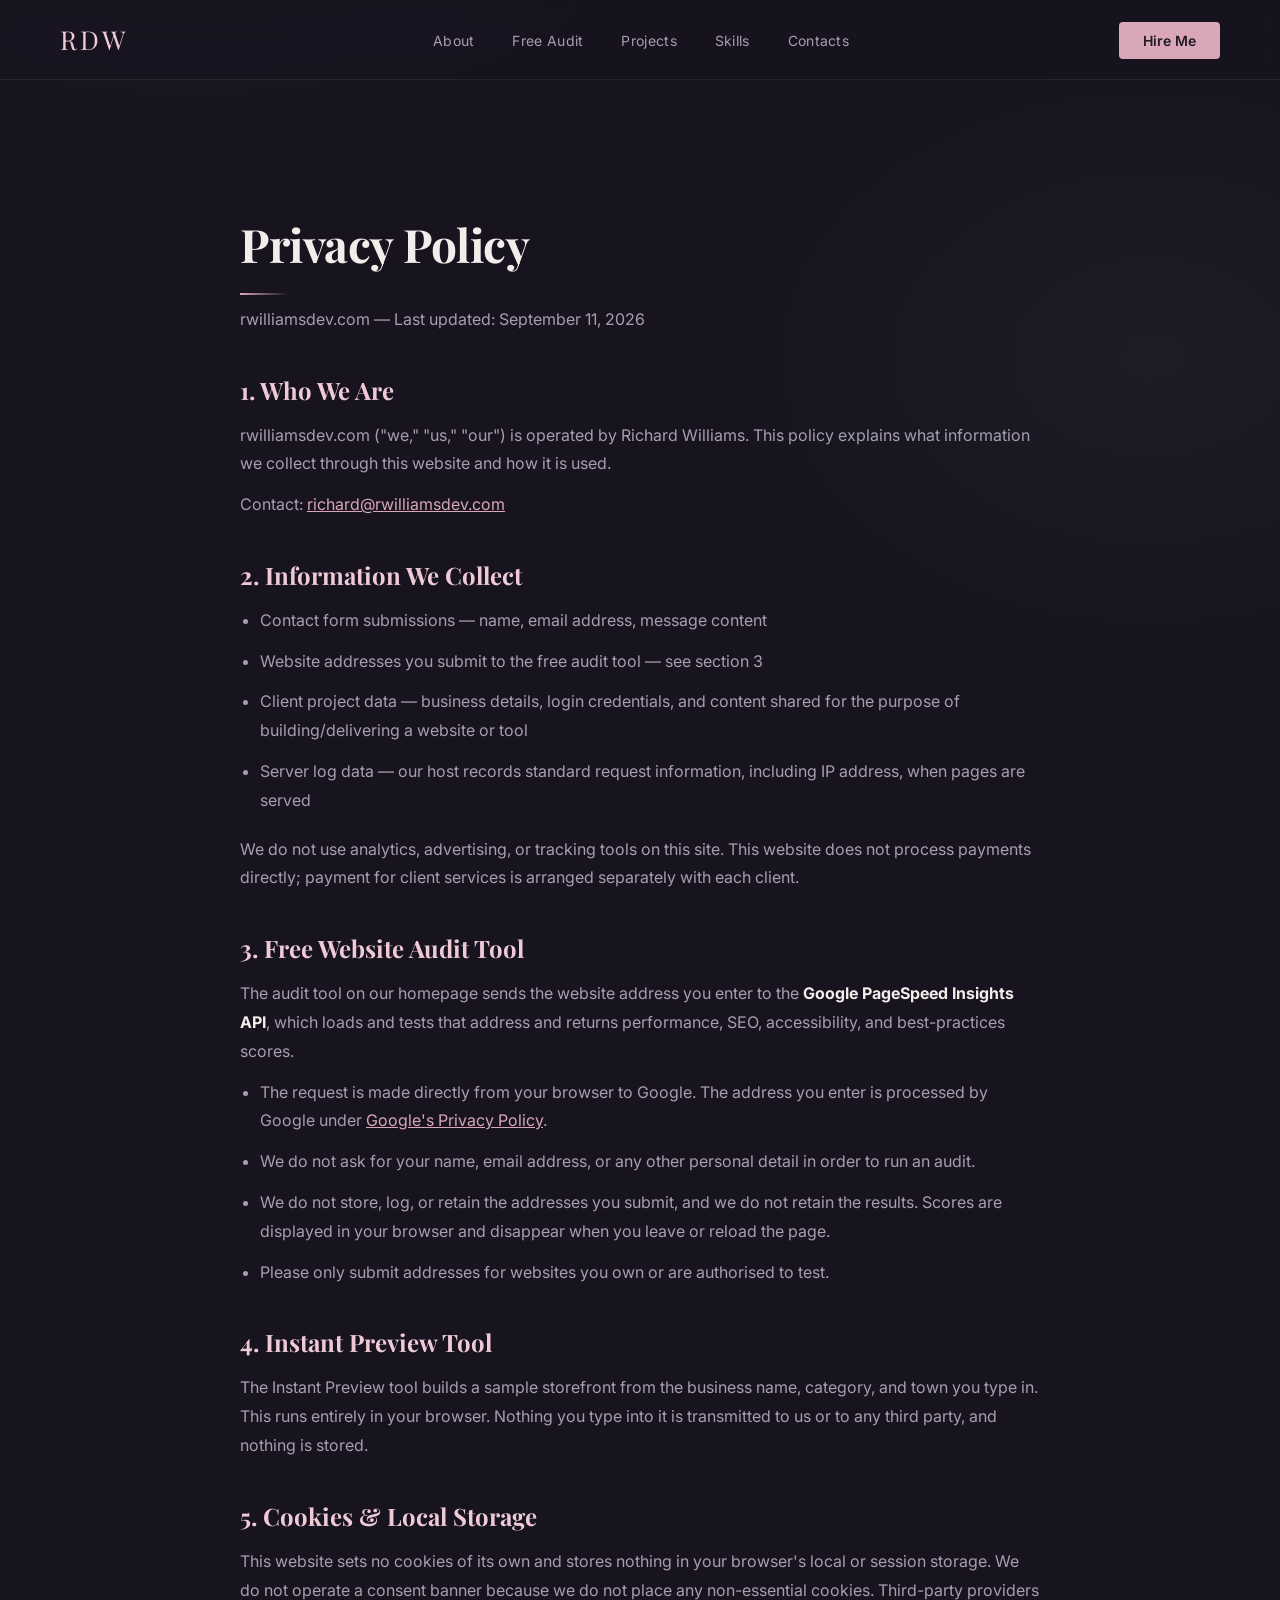
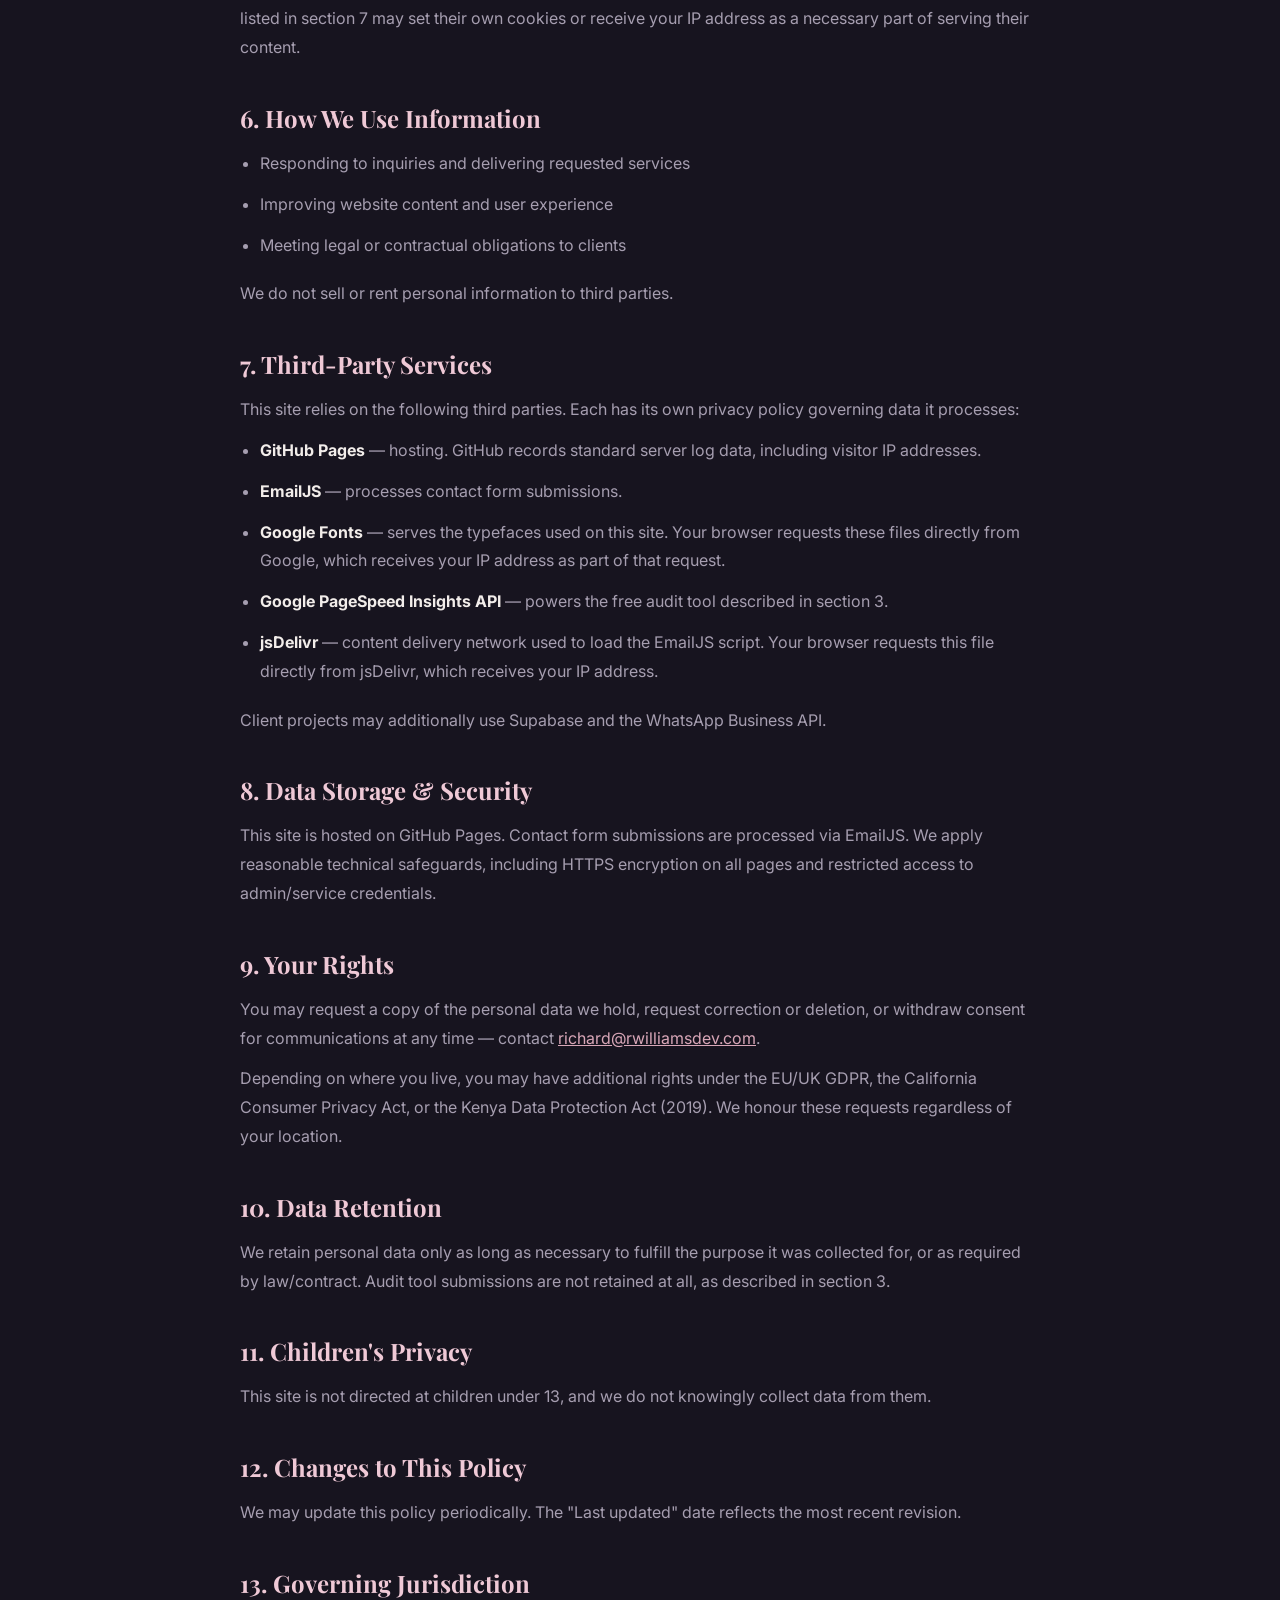
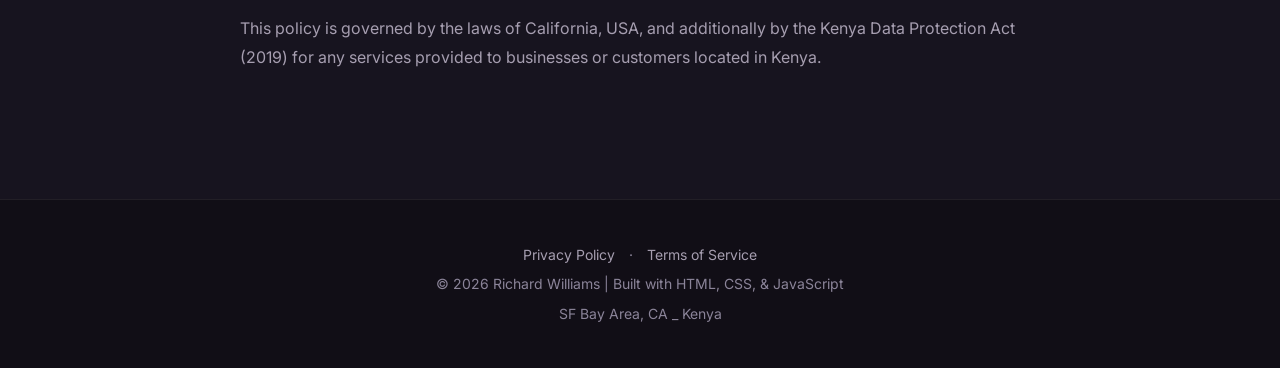
<file: privacy.html>
<!DOCTYPE html>
<html lang="en">
<head>
    <meta charset="UTF-8">
    <meta name="viewport" content="width=device-width, initial-scale=1.0">
    <title>Privacy Policy | Richard Williams</title>
    <meta name="description" content="How rwilliamsdev.com handles your data, including the free website audit tool and the third-party services the site relies on.">
    <meta property="og:type" content="website">
    <meta property="og:site_name" content="Richard Williams — Web Developer">
    <meta property="og:title" content="Privacy Policy | Richard Williams">
    <meta property="og:description" content="How rwilliamsdev.com handles your data, including the free website audit tool and the third-party services the site relies on.">
    <meta property="og:url" content="https://rwilliamsdev.com/privacy.html">
    <meta property="og:image" content="https://rwilliamsdev.com/images/og-card.jpg">
    <meta property="og:image:width" content="1200">
    <meta property="og:image:height" content="630">
    <meta property="og:image:alt" content="Richard Williams — web developer. Clean, fast sites for restaurants and small businesses.">
    <meta name="twitter:card" content="summary_large_image">
    <link rel="icon" href="data:image/svg+xml,<svg xmlns='http://www.w3.org/2000/svg' viewBox='0 0 100 100'><text y='.9em' font-size='90' font-family='Georgia,serif' fill='%23d9a7b8'>R</text></svg>">
    <link rel="stylesheet" href="styles.css?v=7f738223">
    <link href="https://fonts.googleapis.com/css2?family=Playfair+Display:wght@700&family=Inter:wght@300;400;600&display=swap" rel="stylesheet">
</head>
<body>
    <!-- NAVBAR -->
    <nav class="navbar">
        <div class="logo"><a href="index.html" style="color: inherit; text-decoration: none;">RDW</a></div>
        <div class="nav-links">
            <a href="index.html#about">About</a>
            <a href="index.html#audit">Free Audit</a>
            <a href="index.html#projects">Projects</a>
            <a href="index.html#skills">Skills</a>
            <a href="index.html#contact">Contacts</a>
        </div>
        <div class="nav-cta">
            <a href="index.html#contact" class="hire-btn">Hire Me</a>
        </div>
    </nav>

    <main>
    <!-- PRIVACY POLICY -->
    <section class="legal-page">
        <div class="legal-content">
            <h1 class="section-title">Privacy Policy</h1>
            <p class="legal-updated">rwilliamsdev.com — Last updated: September 11, 2026</p>

            <h2>1. Who We Are</h2>
            <p>rwilliamsdev.com ("we," "us," "our") is operated by Richard Williams. This policy explains what information we collect through this website and how it is used.</p>
            <p>Contact: <a href="mailto:richard@rwilliamsdev.com">richard@rwilliamsdev.com</a></p>

            <h2>2. Information We Collect</h2>
            <ul>
                <li>Contact form submissions — name, email address, message content</li>
                <li>Website addresses you submit to the free audit tool — see section 3</li>
                <li>Client project data — business details, login credentials, and content shared for the purpose of building/delivering a website or tool</li>
                <li>Server log data — our host records standard request information, including IP address, when pages are served</li>
            </ul>
            <p>We do not use analytics, advertising, or tracking tools on this site. This website does not process payments directly; payment for client services is arranged separately with each client.</p>

            <h2>3. Free Website Audit Tool</h2>
            <p>The audit tool on our homepage sends the website address you enter to the <strong>Google PageSpeed Insights API</strong>, which loads and tests that address and returns performance, SEO, accessibility, and best-practices scores.</p>
            <ul>
                <li>The request is made directly from your browser to Google. The address you enter is processed by Google under <a href="https://policies.google.com/privacy" target="_blank" rel="noopener">Google's Privacy Policy</a>.</li>
                <li>We do not ask for your name, email address, or any other personal detail in order to run an audit.</li>
                <li>We do not store, log, or retain the addresses you submit, and we do not retain the results. Scores are displayed in your browser and disappear when you leave or reload the page.</li>
                <li>Please only submit addresses for websites you own or are authorised to test.</li>
            </ul>

            <h2>4. Instant Preview Tool</h2>
            <p>The Instant Preview tool builds a sample storefront from the business name, category, and town you type in. This runs entirely in your browser. Nothing you type into it is transmitted to us or to any third party, and nothing is stored.</p>

            <h2>5. Cookies &amp; Local Storage</h2>
            <p>This website sets no cookies of its own and stores nothing in your browser's local or session storage. We do not operate a consent banner because we do not place any non-essential cookies. Third-party providers listed in section 7 may set their own cookies or receive your IP address as a necessary part of serving their content.</p>

            <h2>6. How We Use Information</h2>
            <ul>
                <li>Responding to inquiries and delivering requested services</li>
                <li>Improving website content and user experience</li>
                <li>Meeting legal or contractual obligations to clients</li>
            </ul>
            <p>We do not sell or rent personal information to third parties.</p>

            <h2>7. Third-Party Services</h2>
            <p>This site relies on the following third parties. Each has its own privacy policy governing data it processes:</p>
            <ul>
                <li><strong>GitHub Pages</strong> — hosting. GitHub records standard server log data, including visitor IP addresses.</li>
                <li><strong>EmailJS</strong> — processes contact form submissions.</li>
                <li><strong>Google Fonts</strong> — serves the typefaces used on this site. Your browser requests these files directly from Google, which receives your IP address as part of that request.</li>
                <li><strong>Google PageSpeed Insights API</strong> — powers the free audit tool described in section 3.</li>
                <li><strong>jsDelivr</strong> — content delivery network used to load the EmailJS script. Your browser requests this file directly from jsDelivr, which receives your IP address.</li>
            </ul>
            <p>Client projects may additionally use Supabase and the WhatsApp Business API.</p>

            <h2>8. Data Storage &amp; Security</h2>
            <p>This site is hosted on GitHub Pages. Contact form submissions are processed via EmailJS. We apply reasonable technical safeguards, including HTTPS encryption on all pages and restricted access to admin/service credentials.</p>

            <h2>9. Your Rights</h2>
            <p>You may request a copy of the personal data we hold, request correction or deletion, or withdraw consent for communications at any time — contact <a href="mailto:richard@rwilliamsdev.com">richard@rwilliamsdev.com</a>.</p>
            <p>Depending on where you live, you may have additional rights under the EU/UK GDPR, the California Consumer Privacy Act, or the Kenya Data Protection Act (2019). We honour these requests regardless of your location.</p>

            <h2>10. Data Retention</h2>
            <p>We retain personal data only as long as necessary to fulfill the purpose it was collected for, or as required by law/contract. Audit tool submissions are not retained at all, as described in section 3.</p>

            <h2>11. Children's Privacy</h2>
            <p>This site is not directed at children under 13, and we do not knowingly collect data from them.</p>

            <h2>12. Changes to This Policy</h2>
            <p>We may update this policy periodically. The "Last updated" date reflects the most recent revision.</p>

            <h2>13. Governing Jurisdiction</h2>
            <p>This policy is governed by the laws of California, USA, and additionally by the Kenya Data Protection Act (2019) for any services provided to businesses or customers located in Kenya.</p>
        </div>
    </section>

    </main>

    <!-- FOOTER -->
    <footer>
        <p class="footer-links"><a href="privacy.html">Privacy Policy</a> · <a href="terms.html">Terms of Service</a></p>
        <p>©️ 2026 Richard Williams | Built with HTML, CSS, & JavaScript</p>
        <p>SF Bay Area, CA _ Kenya</p>
    </footer>
</body>
</html>
</file>
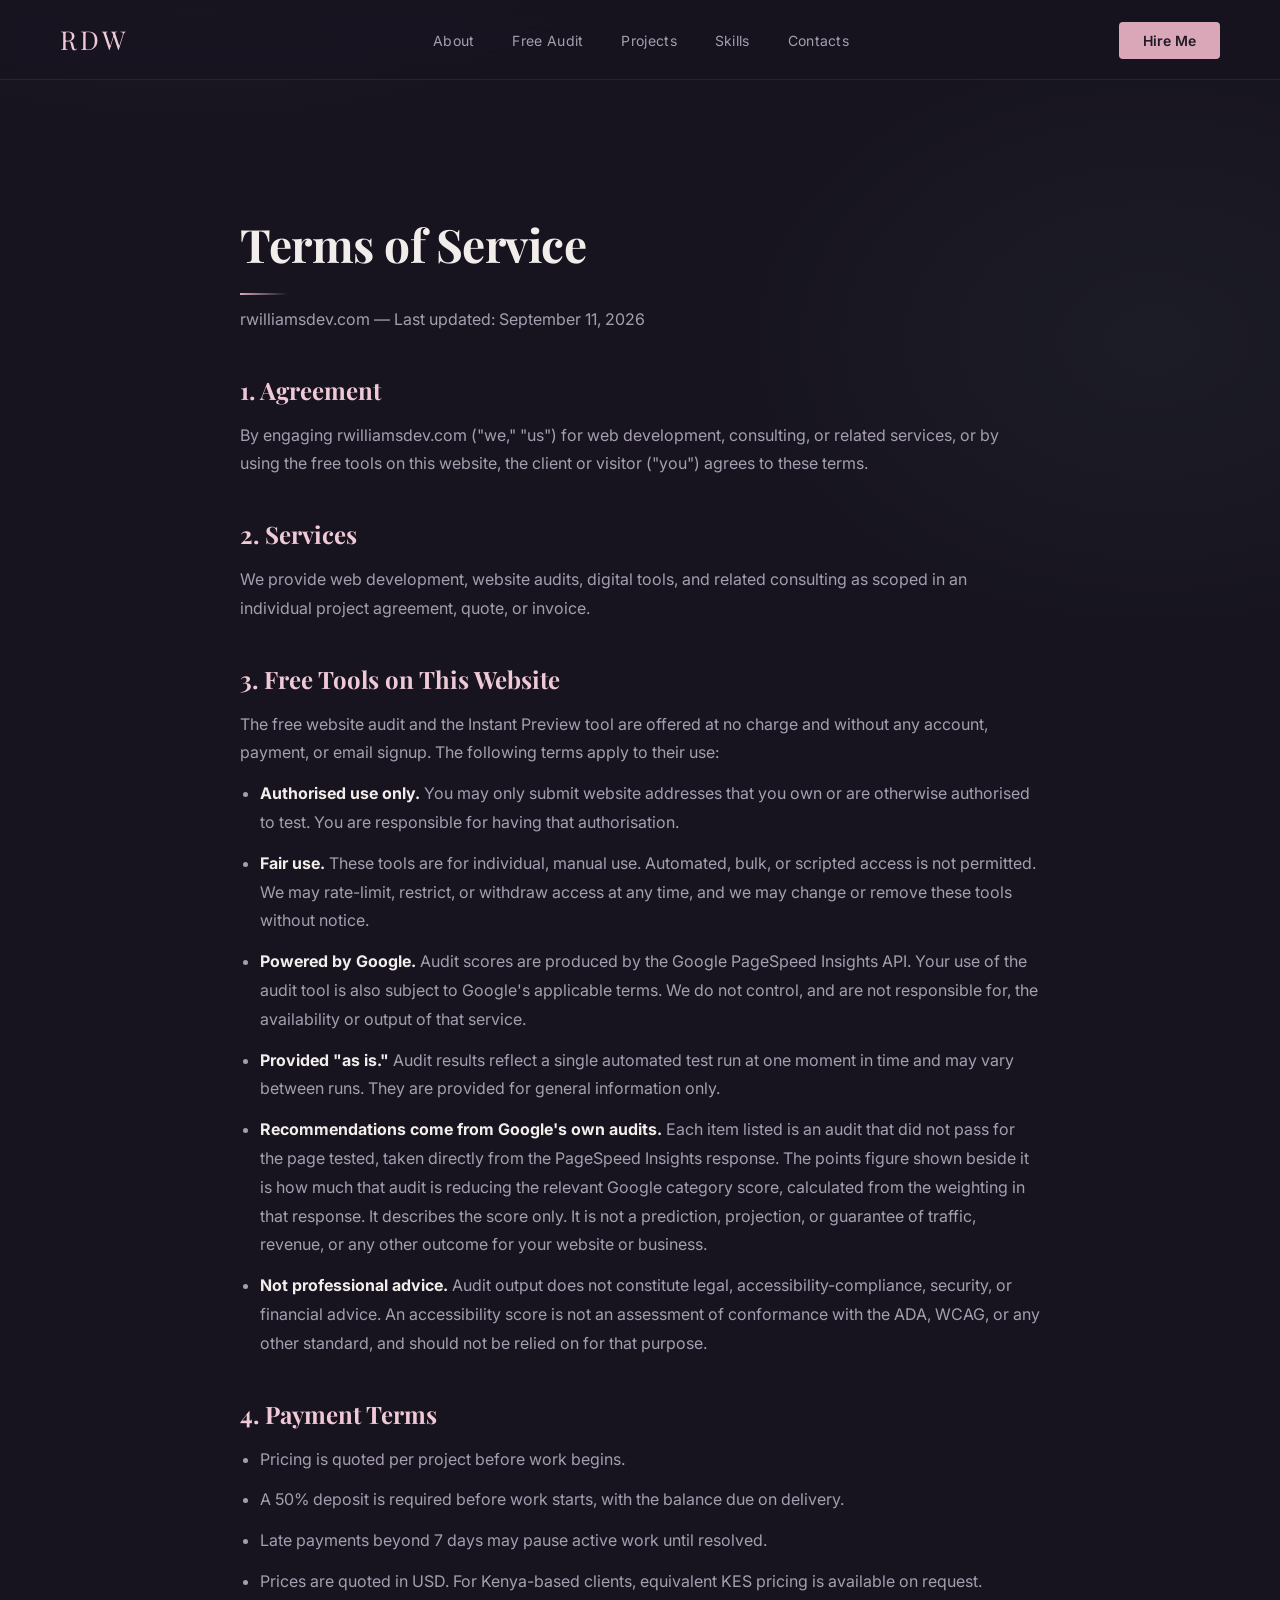
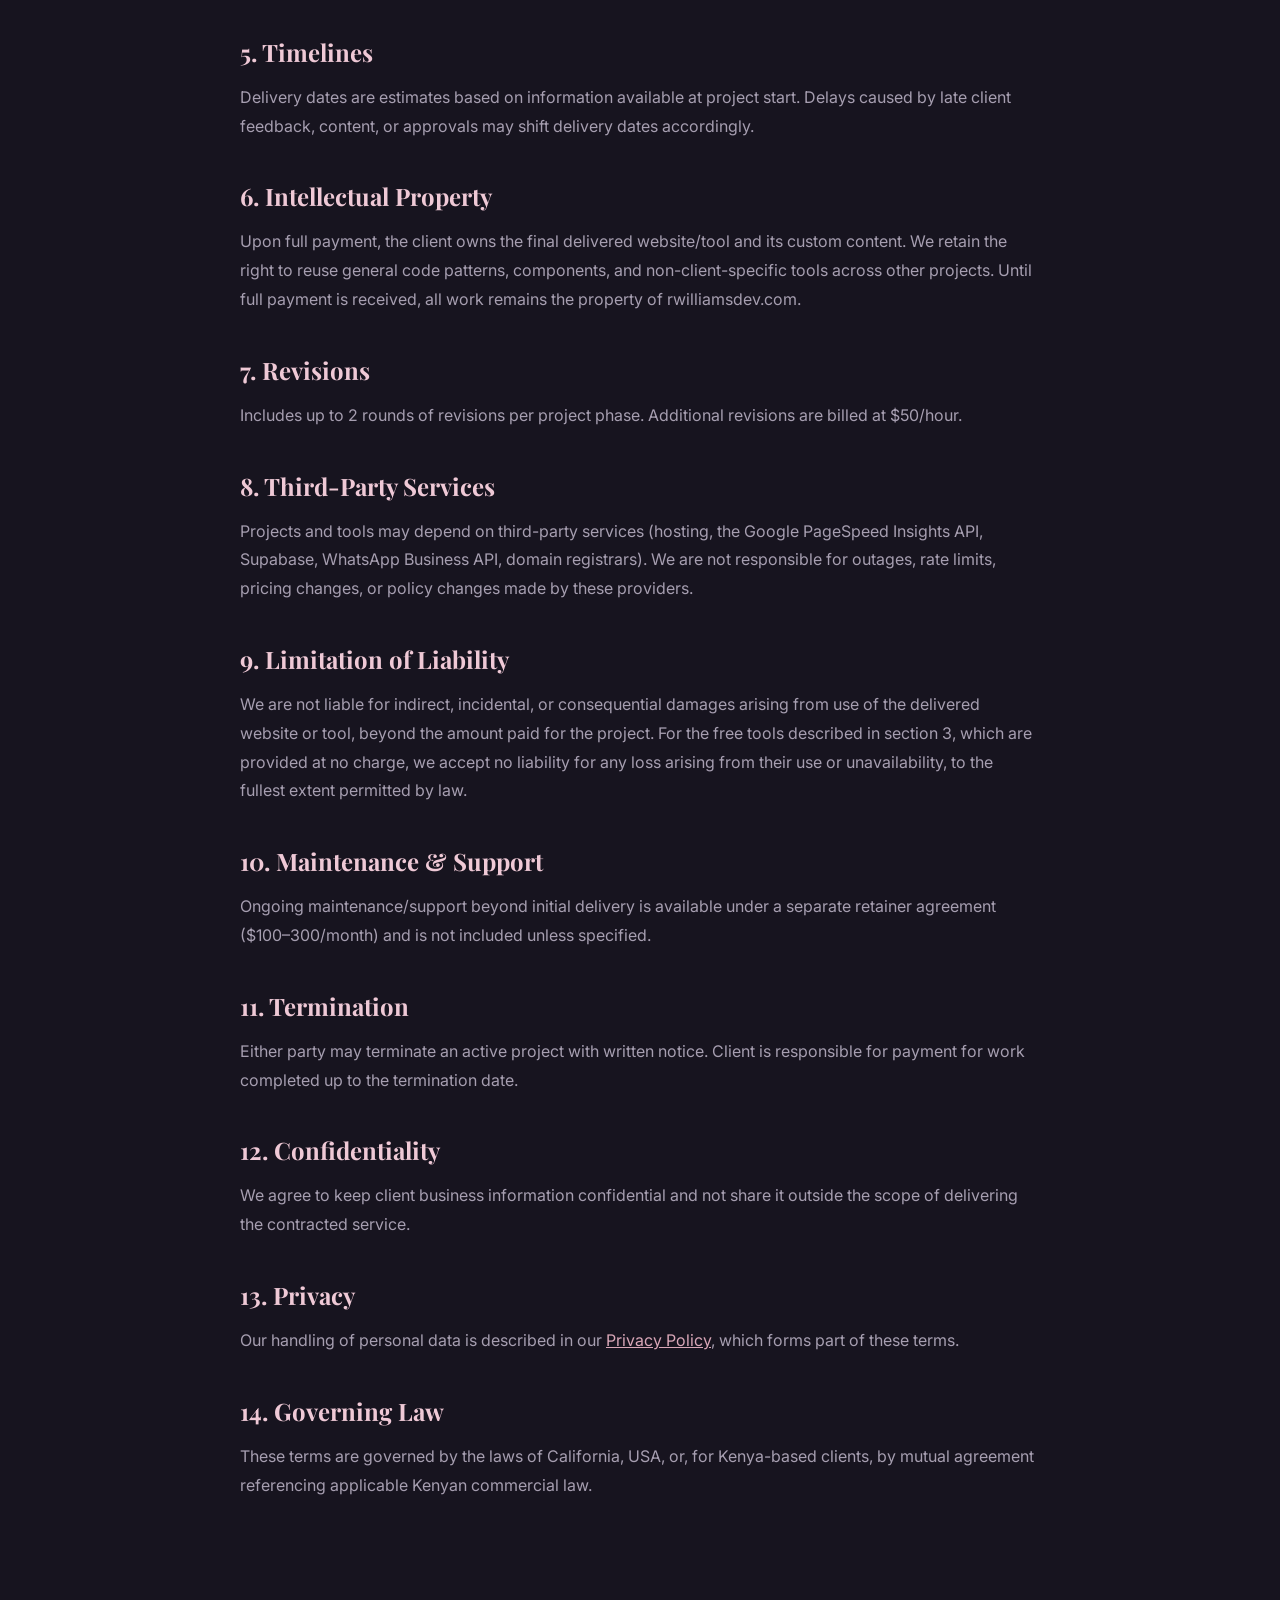
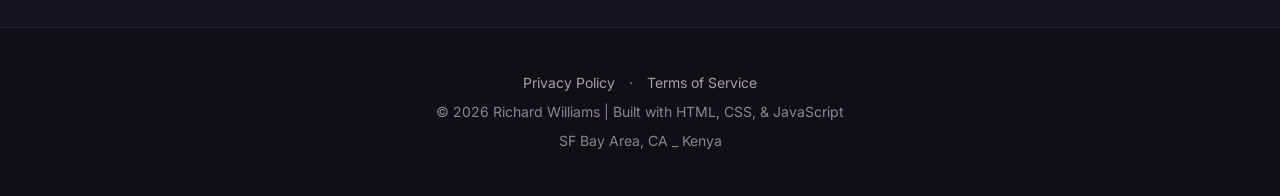
<file: terms.html>
<!DOCTYPE html>
<html lang="en">
<head>
    <meta charset="UTF-8">
    <meta name="viewport" content="width=device-width, initial-scale=1.0">
    <title>Terms of Service | Richard Williams</title>
    <meta name="description" content="Terms of service for rwilliamsdev.com, covering web development work and the free website audit and Instant Preview tools.">
    <meta property="og:type" content="website">
    <meta property="og:site_name" content="Richard Williams — Web Developer">
    <meta property="og:title" content="Terms of Service | Richard Williams">
    <meta property="og:description" content="Terms of service for rwilliamsdev.com, covering web development work and the free website audit and Instant Preview tools.">
    <meta property="og:url" content="https://rwilliamsdev.com/terms.html">
    <meta property="og:image" content="https://rwilliamsdev.com/images/og-card.jpg">
    <meta property="og:image:width" content="1200">
    <meta property="og:image:height" content="630">
    <meta property="og:image:alt" content="Richard Williams — web developer. Clean, fast sites for restaurants and small businesses.">
    <meta name="twitter:card" content="summary_large_image">
    <link rel="icon" href="data:image/svg+xml,<svg xmlns='http://www.w3.org/2000/svg' viewBox='0 0 100 100'><text y='.9em' font-size='90' font-family='Georgia,serif' fill='%23d9a7b8'>R</text></svg>">
    <link rel="stylesheet" href="styles.css?v=7f738223">
    <link href="https://fonts.googleapis.com/css2?family=Playfair+Display:wght@700&family=Inter:wght@300;400;600&display=swap" rel="stylesheet">
</head>
<body>
    <!-- NAVBAR -->
    <nav class="navbar">
        <div class="logo"><a href="index.html" style="color: inherit; text-decoration: none;">RDW</a></div>
        <div class="nav-links">
            <a href="index.html#about">About</a>
            <a href="index.html#audit">Free Audit</a>
            <a href="index.html#projects">Projects</a>
            <a href="index.html#skills">Skills</a>
            <a href="index.html#contact">Contacts</a>
        </div>
        <div class="nav-cta">
            <a href="index.html#contact" class="hire-btn">Hire Me</a>
        </div>
    </nav>

    <main>
    <!-- TERMS OF SERVICE -->
    <section class="legal-page">
        <div class="legal-content">
            <h1 class="section-title">Terms of Service</h1>
            <p class="legal-updated">rwilliamsdev.com — Last updated: September 11, 2026</p>

            <h2>1. Agreement</h2>
            <p>By engaging rwilliamsdev.com ("we," "us") for web development, consulting, or related services, or by using the free tools on this website, the client or visitor ("you") agrees to these terms.</p>

            <h2>2. Services</h2>
            <p>We provide web development, website audits, digital tools, and related consulting as scoped in an individual project agreement, quote, or invoice.</p>

            <h2>3. Free Tools on This Website</h2>
            <p>The free website audit and the Instant Preview tool are offered at no charge and without any account, payment, or email signup. The following terms apply to their use:</p>
            <ul>
                <li><strong>Authorised use only.</strong> You may only submit website addresses that you own or are otherwise authorised to test. You are responsible for having that authorisation.</li>
                <li><strong>Fair use.</strong> These tools are for individual, manual use. Automated, bulk, or scripted access is not permitted. We may rate-limit, restrict, or withdraw access at any time, and we may change or remove these tools without notice.</li>
                <li><strong>Powered by Google.</strong> Audit scores are produced by the Google PageSpeed Insights API. Your use of the audit tool is also subject to Google's applicable terms. We do not control, and are not responsible for, the availability or output of that service.</li>
                <li><strong>Provided "as is."</strong> Audit results reflect a single automated test run at one moment in time and may vary between runs. They are provided for general information only.</li>
                <li><strong>Recommendations come from Google's own audits.</strong> Each item listed is an audit that did not pass for the page tested, taken directly from the PageSpeed Insights response. The points figure shown beside it is how much that audit is reducing the relevant Google category score, calculated from the weighting in that response. It describes the score only. It is not a prediction, projection, or guarantee of traffic, revenue, or any other outcome for your website or business.</li>
                <li><strong>Not professional advice.</strong> Audit output does not constitute legal, accessibility-compliance, security, or financial advice. An accessibility score is not an assessment of conformance with the ADA, WCAG, or any other standard, and should not be relied on for that purpose.</li>
            </ul>

            <h2>4. Payment Terms</h2>
            <ul>
                <li>Pricing is quoted per project before work begins.</li>
                <li>A 50% deposit is required before work starts, with the balance due on delivery.</li>
                <li>Late payments beyond 7 days may pause active work until resolved.</li>
                <li>Prices are quoted in USD. For Kenya-based clients, equivalent KES pricing is available on request.</li>
            </ul>

            <h2>5. Timelines</h2>
            <p>Delivery dates are estimates based on information available at project start. Delays caused by late client feedback, content, or approvals may shift delivery dates accordingly.</p>

            <h2>6. Intellectual Property</h2>
            <p>Upon full payment, the client owns the final delivered website/tool and its custom content. We retain the right to reuse general code patterns, components, and non-client-specific tools across other projects. Until full payment is received, all work remains the property of rwilliamsdev.com.</p>

            <h2>7. Revisions</h2>
            <p>Includes up to 2 rounds of revisions per project phase. Additional revisions are billed at $50/hour.</p>

            <h2>8. Third-Party Services</h2>
            <p>Projects and tools may depend on third-party services (hosting, the Google PageSpeed Insights API, Supabase, WhatsApp Business API, domain registrars). We are not responsible for outages, rate limits, pricing changes, or policy changes made by these providers.</p>

            <h2>9. Limitation of Liability</h2>
            <p>We are not liable for indirect, incidental, or consequential damages arising from use of the delivered website or tool, beyond the amount paid for the project. For the free tools described in section 3, which are provided at no charge, we accept no liability for any loss arising from their use or unavailability, to the fullest extent permitted by law.</p>

            <h2>10. Maintenance &amp; Support</h2>
            <p>Ongoing maintenance/support beyond initial delivery is available under a separate retainer agreement ($100–300/month) and is not included unless specified.</p>

            <h2>11. Termination</h2>
            <p>Either party may terminate an active project with written notice. Client is responsible for payment for work completed up to the termination date.</p>

            <h2>12. Confidentiality</h2>
            <p>We agree to keep client business information confidential and not share it outside the scope of delivering the contracted service.</p>

            <h2>13. Privacy</h2>
            <p>Our handling of personal data is described in our <a href="privacy.html">Privacy Policy</a>, which forms part of these terms.</p>

            <h2>14. Governing Law</h2>
            <p>These terms are governed by the laws of California, USA, or, for Kenya-based clients, by mutual agreement referencing applicable Kenyan commercial law.</p>
        </div>
    </section>

    </main>

    <!-- FOOTER -->
    <footer>
        <p class="footer-links"><a href="privacy.html">Privacy Policy</a> · <a href="terms.html">Terms of Service</a></p>
        <p>©️ 2026 Richard Williams | Built with HTML, CSS, & JavaScript</p>
        <p>SF Bay Area, CA _ Kenya</p>
    </footer>
</body>
</html>
</file>
<file: styles.css>
:root {
  /* Base. A warm plum-tinted ink, lifted well off pure black so the page
     reads soft rather than stark. Each step up is a small, even lift. */
  --bg: #17141f;
  --bg-alt: #1e1a28;
  --surface: #241f2f;
  --surface-2: #2c2639;
  --border: #372f46;
  --border-soft: rgba(255,255,255,0.07);

  --text: #f2edea;
  --text-dim: #a69eb0;
  --text-faint: #978fa6;

  /* Accent. Dusty rose — warm enough to stay inviting, with none of the
     orange the old gold carried. Change --accent-rgb and the whole site
     re-tunes: every translucent accent wash derives from it. */
  --accent: #d9a7b8;
  --accent-bright: #efc9d6;
  --accent-dim: #a87b8d;
  --accent-rgb: 217, 167, 184;

  /* Semantic. Used by the audit rings, chips and form status. Held clearly
     apart from the rose accent so a score never reads as branding. */
  --good: #74d0a4;
  --warn: #ecd28d;
  --bad: #e55c5c;
  --bad-soft: #f09a9a;
  --good-rgb: 116, 208, 164;
  --warn-rgb: 236, 210, 141;
  --bad-rgb: 229, 92, 92;

  /* Text that sits on an accent-filled surface. Deep plum rather than
     black, so buttons stay soft against the rose. */
  --on-accent: #201a26;

  --shadow-color: 22, 10, 20;
  --ease: cubic-bezier(0.16, 1, 0.3, 1);
  --radius-sm: 4px;
  --radius: 10px;
  --radius-lg: 18px;

  /* Spacing scale. Section padding is fluid so one rule covers every
     breakpoint instead of restating padding in the mobile block. */
  --space-2xs: 4px;
  --space-xs: 8px;
  --space-sm: 14px;
  --space-md: 22px;
  --space-lg: 34px;
  --space-xl: 52px;
  --space-2xl: 76px;
  --section-y: clamp(76px, 9vw, 124px);
  --section-x: clamp(20px, 5vw, 60px);

  /* Motion. Three durations, one easing curve, used everywhere. */
  --dur-fast: 180ms;
  --dur: 320ms;
  --dur-slow: 540ms;

  /* Elevation. Cards carry a resting shadow so they sit on the page
     rather than floating flat against it. */
  --elev-1: 0 1px 2px rgba(0,0,0,0.30), 0 4px 14px -6px rgba(0,0,0,0.45);
  --elev-2: 0 2px 4px rgba(0,0,0,0.34), 0 14px 32px -10px rgba(0,0,0,0.55);
  --elev-3: 0 30px 60px -20px rgba(0,0,0,0.70), 0 0 40px -18px rgba(var(--accent-rgb), 0.25);
}

* {
  margin: 0;
  padding: 0;
  box-sizing: border-box;
}

html {
  scroll-behavior: smooth;
}

body {
  font-family: 'Inter', sans-serif;
  background-color: var(--bg);
  color: var(--text);
  background-image:
    radial-gradient(ellipse 900px 500px at 15% -5%, rgba(var(--accent-rgb), 0.07), transparent 60%),
    radial-gradient(ellipse 700px 500px at 90% 10%, rgba(126,190,178,0.05), transparent 60%);
  background-repeat: no-repeat;
}

::selection {
  background: var(--accent);
  color: var(--on-accent);
}

/* NAVBAR */
.navbar {
  display: flex;
  justify-content: space-between;
  align-items: center;
  padding: 22px var(--section-x);
  position: sticky;
  top: 0;
  background-color: rgba(23,20,31,0.72);
  backdrop-filter: blur(16px) saturate(140%);
  -webkit-backdrop-filter: blur(16px) saturate(140%);
  border-bottom: 1px solid var(--border-soft);
  z-index: 100;
  transition: padding var(--dur) var(--ease), background-color var(--dur) var(--ease), border-color var(--dur) var(--ease);
}

.navbar.scrolled {
  padding: 14px var(--section-x);
  background-color: rgba(23,20,31,0.93);
  border-bottom-color: var(--border);
}

.logo {
  font-family: 'Playfair Display', serif;
  font-size: 26px;
  color: var(--accent-bright);
  letter-spacing: 3px;
  position: relative;
}

.nav-links a {
  color: var(--text-dim);
  text-decoration: none;
  margin-left: 34px;
  font-size: 14px;
  letter-spacing: 0.3px;
  position: relative;
  padding-bottom: 4px;
  transition: color var(--dur-fast) var(--ease);
}

.nav-links a::after {
  content: '';
  position: absolute;
  left: 0;
  bottom: 0;
  width: 0;
  height: 1px;
  background: var(--accent);
  transition: width var(--dur) var(--ease);
}

.nav-links a:hover {
  color: var(--accent-bright);
}

.nav-links a:hover::after {
  width: 100%;
}

.hire-btn {
  background-color: var(--accent);
  color: var(--on-accent);
  padding: 10px 24px;
  border-radius: var(--radius-sm);
  text-decoration: none;
  font-weight: 600;
  font-size: 14px;
  transition: background-color var(--dur-fast) var(--ease), transform var(--dur-fast) var(--ease), box-shadow var(--dur-fast) var(--ease);
}

.hire-btn:hover {
  background-color: var(--accent-bright);
  transform: translateY(-2px);
  box-shadow: 0 10px 24px -8px rgba(var(--shadow-color), 0.6);
}

/* HERO */
.hero {
  min-height: 92vh;
  display: flex;
  align-items: center;
  padding: 0 var(--section-x);
  position: relative;
  overflow: hidden;
}

.hero::before {
  content: '';
  position: absolute;
  inset: 0;
  background:
    radial-gradient(ellipse 700px 450px at 75% 40%, rgba(var(--accent-rgb), 0.08), transparent 65%);
  pointer-events: none;
}

.hero::after {
  content: '';
  position: absolute;
  inset: 10% 5%;
  background-image:
    linear-gradient(rgba(255,255,255,0.02) 1px, transparent 1px),
    linear-gradient(90deg, rgba(255,255,255,0.02) 1px, transparent 1px);
  background-size: 64px 64px;
  pointer-events: none;
}

.hero-content {
  position: relative;
  z-index: 1;
}

.hero-greeting {
  color: var(--accent);
  font-size: 14px;
  font-weight: 600;
  letter-spacing: 4px;
  text-transform: uppercase;
  margin-bottom: 20px;
  display: flex;
  align-items: center;
  gap: 14px;
  animation: fadeInDown 1s var(--ease) forwards;
}

.hero-greeting::before {
  content: '';
  width: 40px;
  height: 1px;
  background: linear-gradient(90deg, var(--accent), transparent);
}

.hero-name {
  font-family: 'Playfair Display', serif;
  font-size: clamp(48px, 8vw, 84px);
  line-height: 1.05;
  letter-spacing: -1px;
  margin-bottom: 18px;
  background: linear-gradient(180deg, #fdfbfc 30%, #bcb0be 100%);
  -webkit-background-clip: text;
  background-clip: text;
  -webkit-text-fill-color: transparent;
  animation: fadeInDown 1s var(--ease) 0.15s forwards;
  opacity: 0;
}

.hero-title {
  font-size: 22px;
  color: var(--accent);
  font-weight: 300;
  letter-spacing: 0.5px;
  margin-bottom: 28px;
  animation: fadeInDown 1s var(--ease) 0.3s forwards;
  opacity: 0;
}

.hero-des {
  font-size: 18px;
  color: var(--text-dim);
  max-width: 540px;
  line-height: 1.8;
  margin-bottom: 44px;
  animation: fadeInUp 1s var(--ease) 0.45s forwards;
  opacity: 0;
}

.hero-buttons {
  display: flex;
  gap: 18px;
  animation: fadeInUp 1s var(--ease) 0.6s forwards;
  opacity: 0;
}

.btn-primary {
  background: linear-gradient(135deg, var(--accent-bright), var(--accent));
  color: var(--on-accent);
  padding: 16px 36px;
  border-radius: var(--radius-sm);
  border: none;
  cursor: pointer;
  text-decoration: none;
  font-family: 'Inter', sans-serif;
  font-weight: 600;
  font-size: 15px;
  letter-spacing: 0.3px;
  transition: transform var(--dur) var(--ease), box-shadow var(--dur) var(--ease), filter var(--dur) var(--ease);
  display: inline-block;
  box-shadow: 0 1px 0 rgba(255,255,255,0.25) inset, 0 12px 28px -12px rgba(var(--shadow-color), 0.5);
}

.btn-primary:hover {
  transform: translateY(-3px);
  filter: brightness(1.08);
  box-shadow: 0 1px 0 rgba(255,255,255,0.25) inset, 0 20px 40px -14px rgba(var(--shadow-color), 0.7);
}

.btn-secondary {
  border: 1px solid rgba(var(--accent-rgb), 0.45);
  color: var(--accent-bright);
  padding: 16px 36px;
  border-radius: var(--radius-sm);
  text-decoration: none;
  font-weight: 600;
  font-size: 15px;
  letter-spacing: 0.3px;
  transition: border-color var(--dur) var(--ease), background-color var(--dur) var(--ease), transform var(--dur) var(--ease);
  display: inline-block;
  background-color: rgba(var(--accent-rgb), 0.04);
}

.btn-secondary:hover {
  border-color: var(--accent);
  background-color: rgba(var(--accent-rgb), 0.12);
  transform: translateY(-3px);
}

.hero-badge {
  position: absolute;
  right: var(--section-x);
  top: 50%;
  transform: translateY(-50%);
  border: 1px solid var(--border);
  background: linear-gradient(160deg, rgba(255,255,255,0.04), rgba(255,255,255,0.01));
  backdrop-filter: blur(8px);
  border-radius: var(--radius);
  padding: 24px 34px;
  text-align: center;
  display: flex;
  flex-direction: column;
  gap: 6px;
  animation: fadeInUp 1s var(--ease) 0.8s forwards;
  opacity: 0;
  z-index: 1;
}

.hero-badge::before {
  content: '';
  width: 8px;
  height: 8px;
  border-radius: 50%;
  background: var(--good);
  box-shadow: 0 0 8px rgba(var(--good-rgb), 0.6);
  margin: 0 auto 8px;
  animation: pulse 2.4s ease-in-out infinite;
}

@keyframes pulse {
  0%, 100% { opacity: 1; }
  50% { opacity: 0.35; }
}

.hero-badge span:first-child {
  color: var(--text-dim);
  font-size: 12px;
  text-transform: uppercase;
  letter-spacing: 2px;
}

.hero-badge span:last-child {
  color: var(--accent-bright);
  font-size: 17px;
  font-weight: 600;
}

/* SECTIONS */
.section-title,
.skills-title {
  font-family: 'Playfair Display', serif;
  font-size: clamp(34px, 5vw, 46px);
  line-height: 1.12;
  text-align: center;
  margin-bottom: var(--space-sm);
  color: var(--text);
  letter-spacing: -0.5px;
}

.section-title::after,
.skills-title::after {
  content: '';
  display: block;
  width: 48px;
  height: 2px;
  margin: var(--space-md) auto 0;
  background: linear-gradient(90deg, transparent, var(--accent), transparent);
}

/* Subtitle sits close to the rule above it and carries the gap to the
   content below, so the title and subtitle read as one unit. */
.section-subtitle {
  text-align: center;
  color: var(--text-dim);
  font-size: clamp(15px, 1.5vw, 17px);
  line-height: 1.7;
  max-width: 52ch;
  margin: 0 auto var(--space-2xl);
}

/* Scroll reveal */
.reveal {
  opacity: 0;
  transform: translateY(28px);
  transition: opacity 0.9s var(--ease), transform 0.9s var(--ease);
}

.reveal.visible {
  opacity: 1;
  transform: translateY(0);
}

/* ABOUT */
.about {
  padding: var(--section-y) var(--section-x);
  max-width: 900px;
  margin: 0 auto;
}

.about p {
  color: var(--text-dim);
  font-size: 18px;
  line-height: 1.9;
  margin-bottom: 22px;
}

.about-stats {
  display: flex;
  margin-top: var(--space-xl);
  border: 1px solid var(--border);
  border-radius: var(--radius-lg);
  background: linear-gradient(160deg, rgba(255,255,255,0.03), rgba(255,255,255,0));
  overflow: hidden;
  box-shadow: var(--elev-1);
}

.stat {
  flex: 1;
  text-align: center;
  padding: var(--space-lg) var(--space-md);
}

.stat + .stat {
  border-left: 1px solid var(--border-soft);
}

.stat h3 {
  font-family: 'Playfair Display', serif;
  font-size: 44px;
  color: var(--accent-bright);
  margin-bottom: 6px;
}

.stat p {
  color: var(--text-dim);
  font-size: 13px;
  text-transform: uppercase;
  letter-spacing: 1.5px;
  margin: 0;
}

/* PROJECTS */
.projects {
  padding: var(--section-y) var(--section-x);
  background-color: var(--bg-alt);
  border-top: 1px solid var(--border-soft);
  border-bottom: 1px solid var(--border-soft);
}

.projects-grid {
  display: flex;
  gap: 28px;
  flex-wrap: wrap;
  justify-content: center;
  margin-top: 20px;
}

.project-card {
  background: linear-gradient(180deg, var(--surface-2), var(--surface));
  border: 1px solid var(--border);
  border-radius: var(--radius-lg);
  overflow: hidden;
  width: 350px;
  display: flex;
  flex-direction: column;
  box-shadow: var(--elev-1);
  transition: transform var(--dur-slow) var(--ease), box-shadow var(--dur-slow) var(--ease), border-color var(--dur-slow) var(--ease);
}

.project-card:hover {
  transform: translateY(-6px);
  border-color: rgba(var(--accent-rgb), 0.35);
  box-shadow: var(--elev-3);
}

.project-image {
  height: 210px;
  background-size: cover;
  background-position: top;
  position: relative;
  overflow: hidden;
  transition: transform var(--dur-slow) var(--ease);
}

.project-image::after {
  content: '';
  position: absolute;
  inset: 0;
  background: linear-gradient(180deg, transparent 55%, rgba(23,20,31,0.6));
  transition: opacity var(--dur-slow) var(--ease);
}

.project-card:hover .project-image {
  transform: scale(1.04);
}

.dumela-press {
  background-image: url('images/dumela-press.jpg');
}

.ziwa-grill {
  background-image: url('images/ziwa-grill.jpg');
}

.doreen {
  background-image: url('images/doreen.jpg');
}

.project-info {
  padding: 28px;
  display: flex;
  flex-direction: column;
  flex: 1;
}

.project-info h3 {
  font-family: 'Playfair Display', serif;
  font-size: 22px;
  margin-bottom: 10px;
  color: var(--text);
}

.project-info p {
  color: var(--text-dim);
  font-size: 14px;
  line-height: 1.7;
  margin-bottom: 18px;
  flex: 1;
}

.project-tags {
  display: flex;
  gap: 8px;
  flex-wrap: wrap;
  margin-bottom: 20px;
}

.project-tags span {
  background-color: rgba(var(--accent-rgb), 0.08);
  color: var(--accent);
  padding: 4px 12px;
  font-size: 11px;
  font-weight: 600;
  letter-spacing: 0.8px;
  text-transform: uppercase;
  border: 1px solid rgba(var(--accent-rgb), 0.2);
  border-radius: 100px;
}

.project-link {
  color: var(--accent-bright);
  text-decoration: none;
  font-size: 14px;
  font-weight: 600;
  display: inline-flex;
  align-items: center;
  gap: 8px;
  transition: gap var(--dur) var(--ease), color var(--dur) var(--ease);
}

.project-link::after {
  content: '→';
  transition: transform var(--dur) var(--ease);
}

.project-link:hover {
  gap: 12px;
  color: var(--accent);
}

/* SKILLS */
.skills {
  padding: var(--section-y) var(--section-x);
  max-width: 800px;
  margin: 0 auto;
}

.skills-grid {
  display: flex;
  flex-direction: column;
  gap: 28px;
  margin-top: 44px;
}

.skill-item h3 {
  font-size: 14px;
  color: var(--text);
  margin-bottom: 10px;
  font-weight: 600;
  letter-spacing: 0.5px;
  display: flex;
  justify-content: space-between;
}

.skill-item h3 span {
  color: var(--text-dim);
  font-weight: 400;
  font-variant-numeric: tabular-nums;
}

.skill-bar {
  background-color: var(--surface-2);
  border: 1px solid var(--border-soft);
  height: 8px;
  width: 100%;
  border-radius: 100px;
  overflow: hidden;
}

.skill-fill {
  height: 100%;
  border-radius: 100px;
  background: linear-gradient(90deg, var(--accent-dim), var(--accent-bright));
  position: relative;
  width: 0;
  transition: width 1.4s var(--ease);
}

.skill-item.visible .skill-fill {
  width: var(--fill);
}

/* CONTACT */
.contact {
  padding: var(--section-y) var(--section-x);
  background-color: var(--bg-alt);
  border-top: 1px solid var(--border-soft);
  text-align: center;
}

.contact-info {
  display: flex;
  justify-content: center;
  gap: 24px;
  margin: 56px 0;
  flex-wrap: wrap;
}

.contact-item {
  border: 1px solid var(--border);
  border-radius: var(--radius);
  background: linear-gradient(160deg, rgba(255,255,255,0.03), rgba(255,255,255,0));
  padding: var(--space-md) var(--space-lg);
  min-width: 220px;
  box-shadow: var(--elev-1);
  transition: border-color var(--dur) var(--ease), transform var(--dur) var(--ease), box-shadow var(--dur) var(--ease);
}

.contact-item:hover {
  border-color: rgba(var(--accent-rgb), 0.35);
  transform: translateY(-4px);
  box-shadow: var(--elev-2);
}

.contact-item svg {
  width: 22px;
  height: 22px;
  stroke: var(--accent);
  margin-bottom: 12px;
}

.contact-item h3 {
  font-size: 15px;
  margin-bottom: 8px;
  color: var(--accent-bright);
  letter-spacing: 0.5px;
}

.contact-item p {
  color: var(--text-dim);
  font-size: 15px;
}

/* FOOTER */
footer {
  background-color: #110e16;
  text-align: center;
  padding: 40px 30px;
  color: #8b8499;
  font-size: 14px;
  line-height: 2.1;
  border-top: 1px solid var(--border-soft);
}

.footer-links a {
  color: var(--text-dim);
  text-decoration: none;
  margin: 0 10px;
  transition: color var(--dur-fast) var(--ease);
}

.footer-links a:hover {
  color: var(--accent-bright);
}

/* LEGAL PAGES */
.legal-page {
  padding: calc(var(--section-y) + 24px) var(--section-x) var(--section-y);
}

.legal-content {
  max-width: 800px;
  margin: 0 auto;
}

.legal-content .section-title {
  text-align: left;
  margin-bottom: 10px;
}

.legal-content .section-title::after {
  margin-left: 0;
  background: linear-gradient(90deg, var(--accent), transparent);
}

.legal-updated {
  color: var(--text-dim);
  font-size: 15px;
  margin-bottom: 50px;
}

.legal-content h2 {
  font-family: 'Playfair Display', serif;
  color: var(--accent-bright);
  font-size: 24px;
  margin-top: 40px;
  margin-bottom: 15px;
}

.legal-content p,
.legal-content li {
  color: var(--text-dim);
  font-size: 16px;
  line-height: 1.8;
  margin-bottom: 12px;
}

.legal-content ul {
  margin-left: 20px;
  margin-bottom: 20px;
}

.legal-content a {
  color: var(--accent);
}

.legal-content strong {
  color: var(--text);
}

.form-consent {
  color: var(--text-dim);
  font-size: 13px;
  margin-bottom: 15px;
  text-align: left;
}

.form-consent a {
  color: var(--accent);
}

/* ANIMATIONS */
@keyframes fadeInDown {
  from {
    opacity: 0;
    transform: translateY(-30px);
  }
  to {
    opacity: 1;
    transform: translateY(0);
  }
}

@keyframes fadeInUp {
  from {
    opacity: 0;
    transform: translateY(30px);
  }
  to {
    opacity: 1;
    transform: translateY(0);
  }
}

.contact-wrapper {
  display: flex;
  flex-direction: column;
  gap: 20px;
  max-width: 900px;
  margin: 0 auto;
  align-items: center;
}

.contact-form {
  width: 100%;
  max-width: 560px;
  text-align: left;
}

.form-group {
  margin-bottom: 18px;
}

.form-group input,
.form-group select,
.form-group textarea {
  width: 100%;
  padding: 15px 16px;
  background-color: var(--surface);
  border: 1px solid var(--border);
  border-radius: var(--radius-sm);
  color: var(--text);
  font-size: 15px;
  font-family: 'Inter', sans-serif;
  transition: border-color var(--dur-fast) var(--ease), box-shadow var(--dur-fast) var(--ease), background-color var(--dur-fast) var(--ease);
}

.form-group input::placeholder,
.form-group textarea::placeholder {
  color: var(--text-faint);
}

.form-group input:focus,
.form-group select:focus,
.form-group textarea:focus {
  outline: none;
  border-color: rgba(var(--accent-rgb), 0.55);
  background-color: var(--surface-2);
  box-shadow: 0 0 0 3px rgba(var(--accent-rgb), 0.12);
}

.form-group textarea {
  resize: vertical;
}

.contact-form .btn-primary {
  width: 100%;
}

#form-status {
  margin-top: 15px;
  font-size: 15px;
  text-align: center;
}

@media (prefers-reduced-motion: reduce) {
  *,
  *::before,
  *::after {
    animation-duration: 0.01ms !important;
    animation-iteration-count: 1 !important;
    transition-duration: 0.01ms !important;
  }

  html {
    scroll-behavior: auto;
  }

  .reveal {
    opacity: 1;
    transform: none;
  }
}

@media (max-width: 768px) {
  .navbar,
  .navbar.scrolled {
    padding: 14px 20px;
  }

  .nav-links a {
    margin-left: 15px;
    font-size: 13px;
  }

  .hero {
    padding: 80px var(--section-x);
    flex-direction: column;
    min-height: auto;
  }

  .hero-badge {
    position: static;
    transform: none;
    margin-top: 44px;
    width: 100%;
  }

  .hero-buttons {
    flex-direction: column;
    align-items: stretch;
    text-align: center;
  }

  .about-stats {
    flex-direction: column;
  }

  .stat + .stat {
    border-left: none;
    border-top: 1px solid var(--border-soft);
  }

  .project-card {
    width: 100%;
  }

  .contact-info {
    gap: 16px;
  }

  .contact-item {
    width: 100%;
  }

  .nav-links {
    display: none;
  }
}

/* ===== FREE AUDIT ===== */
.audit {
  padding: var(--section-y) var(--section-x);
  background-color: var(--bg-alt);
  border-top: 1px solid var(--border-soft);
  border-bottom: 1px solid var(--border-soft);
}

.audit-wrapper {
  max-width: 760px;
  margin: 0 auto;
}

.audit-form {
  display: flex;
  gap: 12px;
}

.audit-form input {
  flex: 1;
  min-width: 0;
  padding: 15px 16px;
  background-color: var(--surface);
  border: 1px solid var(--border);
  border-radius: var(--radius-sm);
  color: var(--text);
  font-size: 15px;
  font-family: 'Inter', sans-serif;
  transition: border-color var(--dur-fast) var(--ease), box-shadow var(--dur-fast) var(--ease), background-color var(--dur-fast) var(--ease);
}

.audit-form input::placeholder {
  color: var(--text-faint);
}

.audit-form input:focus {
  outline: none;
  border-color: rgba(var(--accent-rgb), 0.55);
  background-color: var(--surface-2);
  box-shadow: 0 0 0 3px rgba(var(--accent-rgb), 0.12);
}

.audit-form .btn-primary {
  padding: 15px 32px;
  white-space: nowrap;
}

.audit-form .btn-primary:disabled {
  cursor: wait;
  opacity: 0.65;
  transform: none;
  filter: none;
}

.audit-output {
  margin-top: 32px;
}

.audit-message {
  color: var(--text-dim);
  font-size: 15px;
  line-height: 1.8;
  text-align: center;
  margin: 0;
}

.audit-message strong {
  color: var(--accent-bright);
  font-weight: 600;
}

.audit-error {
  color: var(--bad-soft);
}

.audit-running {
  display: flex;
  flex-direction: column;
  align-items: center;
  gap: 20px;
  padding: 28px 0;
}

.audit-running .audit-message {
  max-width: 520px;
}

.audit-spinner {
  width: 30px;
  height: 30px;
  border: 2px solid var(--border);
  border-top-color: var(--accent);
  border-radius: 50%;
  animation: audit-spin 0.9s linear infinite;
}

@keyframes audit-spin {
  to { transform: rotate(360deg); }
}

.audit-result-for {
  text-align: center;
  color: var(--text-dim);
  font-size: 14px;
  margin-bottom: 28px;
}

.audit-result-for strong {
  color: var(--accent-bright);
  font-weight: 600;
}

/* Shown only when Google audited a different address than the one entered. */
.audit-redirect-note {
  max-width: 62ch;
  margin: 0 auto var(--space-md);
  padding: var(--space-sm) var(--space-md);
  border: 1px solid rgba(var(--warn-rgb), 0.3);
  border-radius: var(--radius);
  background-color: rgba(var(--warn-rgb), 0.08);
  color: var(--text);
  font-size: 13.5px;
  line-height: 1.65;
  text-align: center;
}

.audit-redirect-note strong {
  color: var(--warn);
  overflow-wrap: anywhere;
}

.audit-scores {
  display: grid;
  grid-template-columns: repeat(4, 1fr);
  gap: var(--space-md);
  padding: var(--space-lg) var(--space-md);
  border: 1px solid var(--border);
  border-radius: var(--radius-lg);
  background: linear-gradient(160deg, rgba(255,255,255,0.03), rgba(255,255,255,0));
  box-shadow: var(--elev-1);
}

.audit-ring {
  --audit-good: var(--good);
  --audit-warn: var(--warn);
  --audit-bad: var(--bad);
  margin: 0;
  text-align: center;
}

.audit-ring svg {
  width: 100%;
  max-width: 104px;
  height: auto;
  display: block;
  margin: 0 auto;
}

.audit-ring-track {
  fill: none;
  stroke: var(--border);
  stroke-width: 9;
}

.audit-ring-value {
  fill: none;
  stroke: var(--ring-color);
  stroke-width: 9;
  stroke-linecap: round;
  transform: rotate(-90deg);
  transform-origin: 55px 55px;
}

.audit-ring-number {
  fill: var(--text);
  font-family: 'Inter', sans-serif;
  font-size: 25px;
  font-weight: 600;
  font-variant-numeric: tabular-nums;
}

.audit-ring figcaption {
  margin-top: 8px;
  color: var(--text-dim);
  font-size: 12px;
  letter-spacing: 0.4px;
}

.audit-recs-title {
  font-family: 'Playfair Display', serif;
  font-size: 22px;
  color: var(--text);
  margin: 44px 0 20px;
  text-align: center;
}

.audit-recs {
  list-style: none;
  display: flex;
  flex-direction: column;
  gap: 12px;
  margin: 0;
}

.audit-rec {
  display: flex;
  align-items: center;
  justify-content: space-between;
  gap: var(--space-md);
  padding: var(--space-md);
  border: 1px solid var(--border);
  border-radius: var(--radius);
  background-color: var(--surface);
  box-shadow: var(--elev-1);
  transition: border-color var(--dur) var(--ease), transform var(--dur) var(--ease), box-shadow var(--dur) var(--ease);
}

.audit-rec:hover {
  border-color: rgba(var(--accent-rgb), 0.35);
  transform: translateY(-2px);
  box-shadow: var(--elev-2);
}

.audit-rec-body {
  display: flex;
  flex-direction: column;
  gap: 5px;
  min-width: 0;
}

.audit-rec-text {
  color: var(--text);
  font-size: 14px;
  line-height: 1.6;
}

.audit-rec-detail {
  color: var(--text-dim);
  font-size: 12.5px;
  line-height: 1.65;
}

.audit-chips {
  display: flex;
  gap: 8px;
  flex-shrink: 0;
}

.audit-chip {
  font-size: 11px;
  font-weight: 600;
  letter-spacing: 0.4px;
  padding: 4px 11px;
  border-radius: 100px;
  white-space: nowrap;
  border: 1px solid transparent;
}

.audit-chip-impact,
.audit-chip-low {
  color: var(--good);
  background-color: rgba(var(--good-rgb), 0.1);
  border-color: rgba(var(--good-rgb), 0.22);
}

.audit-chip-high {
  color: var(--bad-soft);
  background-color: rgba(var(--bad-rgb), 0.1);
  border-color: rgba(var(--bad-rgb), 0.24);
}

.audit-chip-medium {
  color: var(--warn);
  background-color: rgba(var(--warn-rgb), 0.1);
  border-color: rgba(var(--warn-rgb), 0.24);
}

.audit-disclaimer {
  margin-top: 24px;
  color: var(--text-faint);
  font-size: 12px;
  line-height: 1.7;
  text-align: center;
}

.visually-hidden {
  position: absolute;
  width: 1px;
  height: 1px;
  padding: 0;
  margin: -1px;
  overflow: hidden;
  clip: rect(0 0 0 0);
  white-space: nowrap;
  border: 0;
}

/* Audit mobile rules must follow the base rules above: media queries add no
   specificity, so an earlier block would lose to the desktop declarations. */
@media (max-width: 768px) {
  .audit-form {
    flex-direction: column;
  }

  .audit-form .btn-primary {
    width: 100%;
    text-align: center;
  }

  .audit-scores {
    grid-template-columns: repeat(2, 1fr);
    gap: 28px 12px;
    padding: 30px 16px;
  }

  .audit-rec {
    flex-direction: column;
    align-items: flex-start;
    gap: 12px;
  }
}

/* ===== INSTANT PREVIEW ===== */
.preview {
   padding: var(--section-y) var(--section-x);
   text-align: center;
}

.preview-wrapper {
   max-width: 460px;
   margin: 48px auto 0;
}

.preview-controls {
   display: flex;
   flex-direction: column;
   gap: 12px;
   margin-bottom: 28px;
}

.preview-controls input,
.preview-controls select {
   width: 100%;
   padding: 14px 16px;
   font-size: 15px;
   font-family: inherit;
   color: var(--text);
   background: var(--surface);
   border: 1px solid var(--border);
   border-radius: 8px;
   outline: none;
}

.preview-controls input:focus,
.preview-controls select:focus {
   border-color: var(--accent);
}

.preview-controls input::placeholder {
   color: var(--text-faint);
}

.preview-controls select option {
   background: var(--surface);
   color: var(--text);
}

#preview-frame {
   display: block;
   width: 100%;
   height: 620px;
   border: 1px solid var(--border);
   border-radius: 12px;
   background: #fff;
   box-shadow: 0 18px 48px rgba(0, 0, 0, 0.45);
}

@media (max-width: 600px) {
   #preview-frame { height: 520px; }
}
</file>
